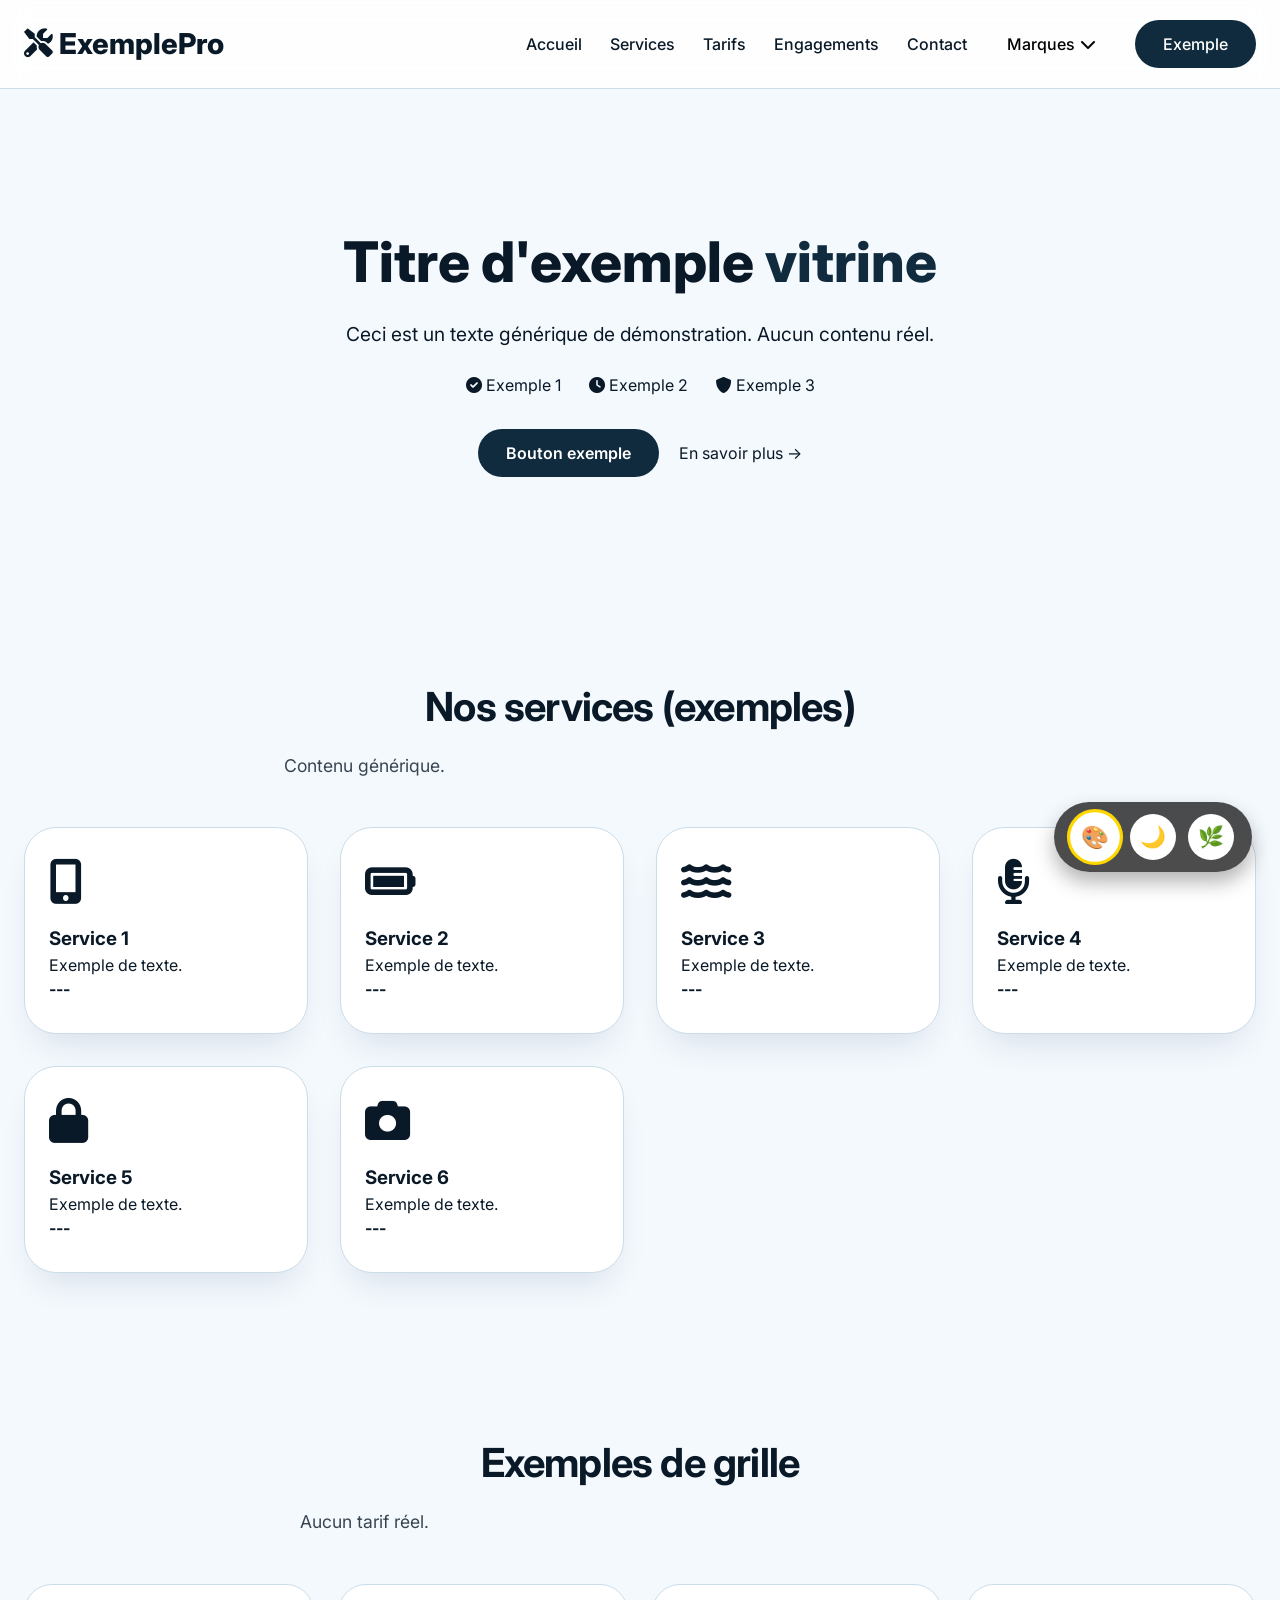
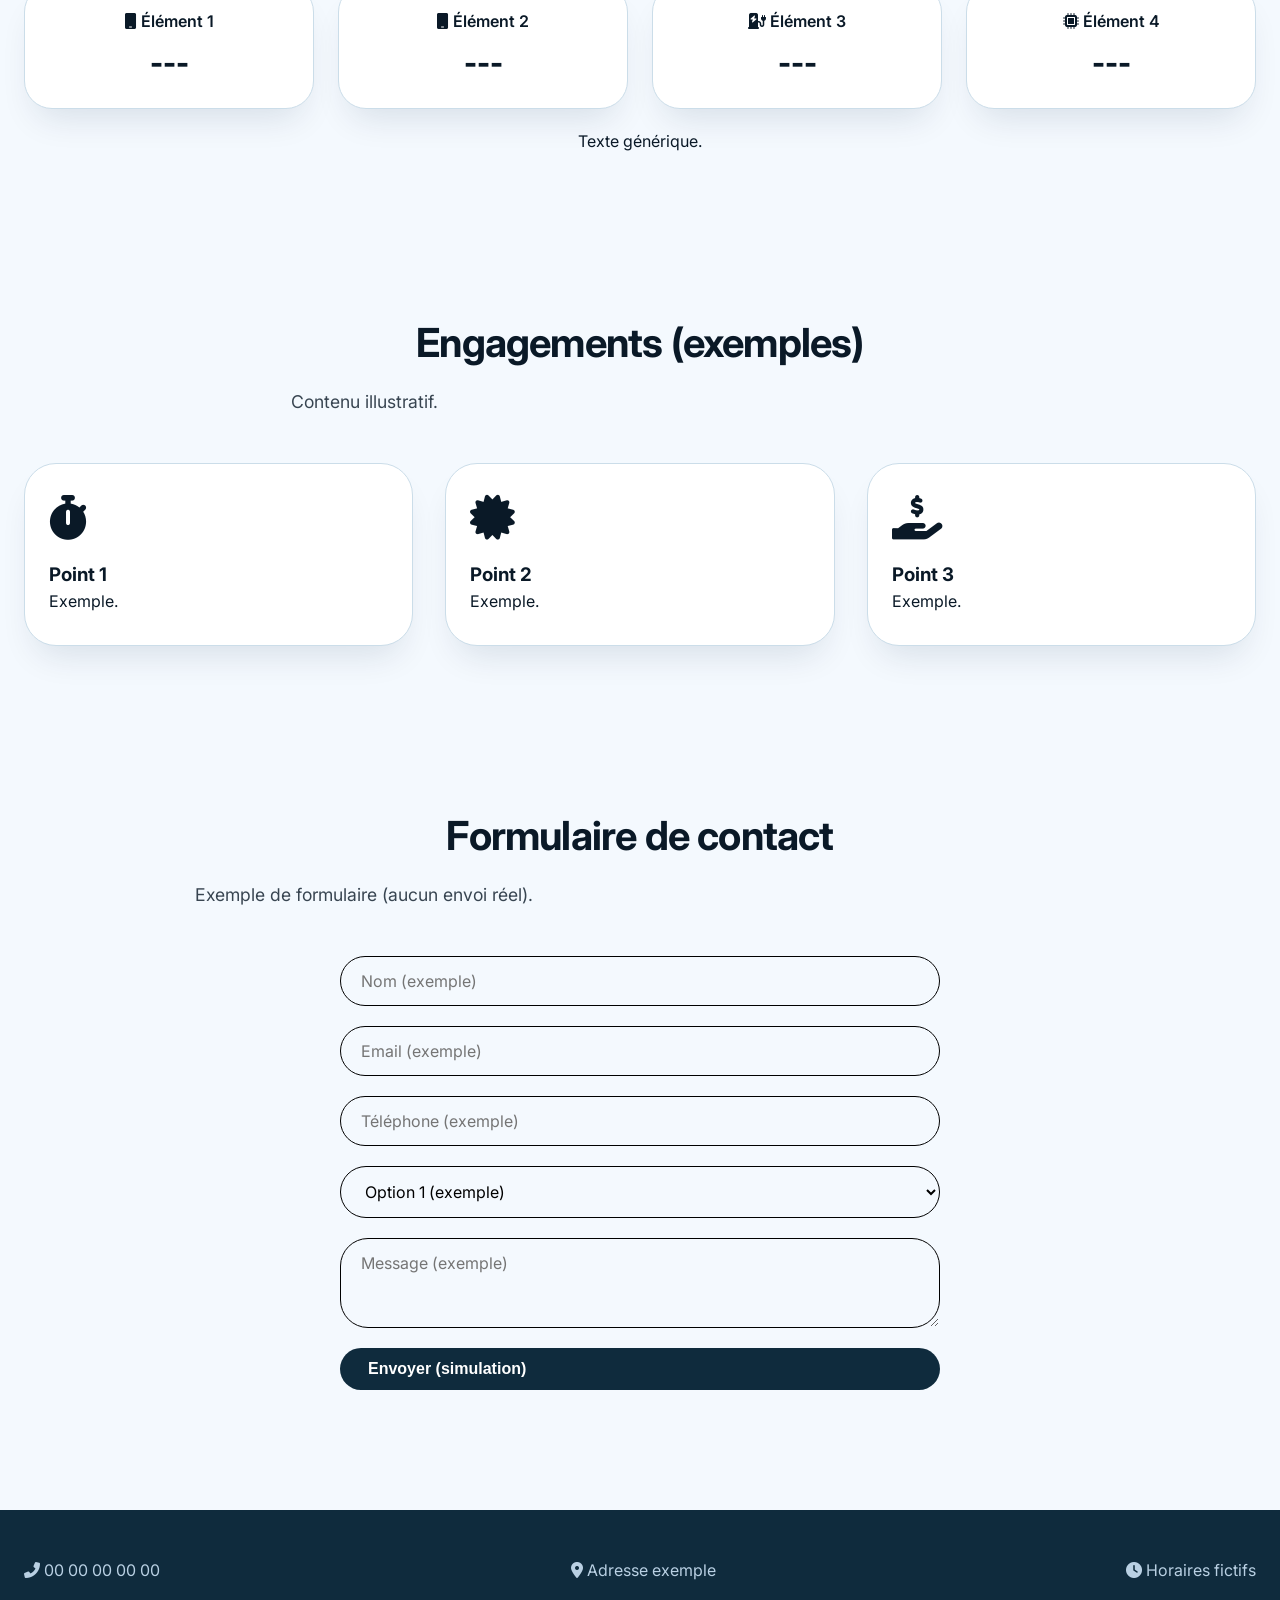
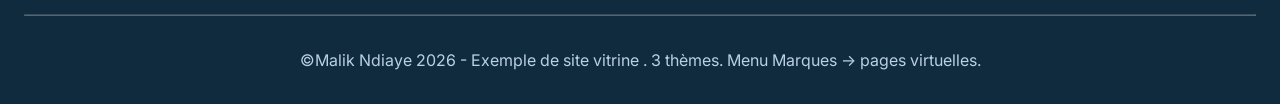
<file: index.html>
<!DOCTYPE html>
<html lang="fr">
<head>
    <meta charset="UTF-8">
    <meta name="viewport" content="width=device-width, initial-scale=1.0">
    <title>Site vitrine réparateur - Exemple avec pages virtuelles</title>
    <link rel="stylesheet" href="https://cdnjs.cloudflare.com/ajax/libs/font-awesome/6.0.0-beta3/css/all.min.css">
    <link href="https://fonts.googleapis.com/css2?family=Inter:opsz,wght@14..32,300;400;600;700;800&family=Space+Grotesk:wght@400;500;600&family=Quicksand:wght@400;500;600;700&display=swap" rel="stylesheet">
    <style>
        /* ---------- RESET & BASE ---------- */
        * {
            margin: 0;
            padding: 0;
            box-sizing: border-box;
            transition: background-color 0.25s ease, color 0.2s, border-color 0.2s, box-shadow 0.2s;
        }
        body {
            font-family: 'Inter', sans-serif;
            line-height: 1.5;
            scroll-behavior: smooth;
        }
        .container {
            max-width: 1280px;
            margin: 0 auto;
            padding: 0 24px;
        }
        section {
            padding: 80px 0;
        }
        .btn {
            display: inline-flex;
            align-items: center;
            gap: 10px;
            padding: 12px 28px;
            font-weight: 600;
            border-radius: 50px;
            text-decoration: none;
            cursor: pointer;
            border: none;
            font-size: 1rem;
            transition: all 0.3s ease;
        }
        .section-title {
            font-size: 2.5rem;
            font-weight: 700;
            margin-bottom: 16px;
            letter-spacing: -0.02em;
        }
        .section-sub {
            font-size: 1.1rem;
            max-width: 680px;
            margin-bottom: 48px;
            opacity: 0.8;
        }
        .grid-3 {
            display: grid;
            grid-template-columns: repeat(auto-fit, minmax(280px, 1fr));
            gap: 32px;
            margin-top: 20px;
        }
        .service-card, .engagement-card {
            padding: 32px 24px;
            border-radius: 32px;
            transition: transform 0.25s ease, box-shadow 0.3s;
        }
        .service-card:hover, .engagement-card:hover {
            transform: translateY(-8px);
        }
        .service-card i, .engagement-card i {
            font-size: 2.8rem;
            margin-bottom: 20px;
            display: inline-block;
        }
        .price-table {
            display: flex;
            flex-wrap: wrap;
            gap: 24px;
            justify-content: center;
            margin: 40px 0 20px;
        }
        .price-item {
            flex: 1;
            min-width: 200px;
            padding: 24px 20px;
            border-radius: 28px;
            text-align: center;
            font-weight: 600;
        }
        .price-item span {
            font-size: 1.8rem;
            font-weight: 800;
            display: block;
            margin-top: 8px;
        }
        .contact-form {
            display: flex;
            flex-direction: column;
            gap: 20px;
            max-width: 600px;
            width: 100%;
            margin: 0 auto;
        }
        .contact-form input, .contact-form select, .contact-form textarea {
            padding: 14px 20px;
            border-radius: 48px;
            border: 1px solid;
            font-family: inherit;
            font-size: 1rem;
            background: transparent;
            outline: none;
        }
        .contact-form textarea {
            border-radius: 28px;
            resize: vertical;
        }
        footer {
            padding: 48px 0 32px;
            text-align: center;
            margin-top: 40px;
        }
        .footer-infos {
            display: flex;
            justify-content: space-between;
            flex-wrap: wrap;
            gap: 24px;
            align-items: center;
        }
        hr {
            margin: 32px 0;
            opacity: 0.3;
        }
        /* navbar & dropdown */
        .navbar {
            padding: 20px 0;
            position: sticky;
            top: 0;
            z-index: 100;
            backdrop-filter: blur(12px);
        }
        .flex-between {
            display: flex;
            justify-content: space-between;
            align-items: center;
            flex-wrap: wrap;
            gap: 20px;
        }
        .logo {
            font-size: 1.8rem;
            font-weight: 800;
            cursor: pointer;
        }
        .nav-links {
            display: flex;
            gap: 28px;
            align-items: center;
            flex-wrap: wrap;
        }
        .nav-links a {
            text-decoration: none;
            font-weight: 500;
            cursor: pointer;
        }
        .dropdown {
            position: relative;
        }
        .dropbtn {
            background: none;
            border: none;
            font-family: inherit;
            font-size: 1rem;
            font-weight: 500;
            cursor: pointer;
            padding: 8px 12px;
            border-radius: 40px;
            display: flex;
            align-items: center;
            gap: 6px;
        }
        .dropdown-content {
            display: none;
            position: absolute;
            min-width: 160px;
            border-radius: 20px;
            overflow: hidden;
            backdrop-filter: blur(16px);
            z-index: 101;
            box-shadow: 0 15px 30px rgba(0,0,0,0.2);
        }
        .dropdown-content a {
            padding: 12px 20px;
            text-decoration: none;
            display: block;
            transition: 0.2s;
            cursor: pointer;
        }
        .dropdown:hover .dropdown-content {
            display: block;
        }
        .hero {
            text-align: center;
            padding: 60px 0 40px;
        }
        .hero h1 {
            font-size: 3.5rem;
            font-weight: 800;
            line-height: 1.2;
        }
        .hero p {
            font-size: 1.2rem;
            max-width: 700px;
            margin: 24px auto;
        }
        .hero-badges {
            display: flex;
            justify-content: center;
            gap: 28px;
            margin: 24px 0 32px;
            flex-wrap: wrap;
        }
        /* sélecteur de thèmes flottant */
        .theme-switcher {
            position: fixed;
            bottom: 28px;
            right: 28px;
            background: rgba(0,0,0,0.7);
            backdrop-filter: blur(12px);
            padding: 12px 18px;
            border-radius: 60px;
            display: flex;
            gap: 12px;
            z-index: 1000;
            box-shadow: 0 10px 20px rgba(0,0,0,0.3);
        }
        .theme-btn {
            background: white;
            border: none;
            width: 46px;
            height: 46px;
            border-radius: 60px;
            font-size: 1.3rem;
            cursor: pointer;
            transition: 0.1s;
        }
        .theme-btn.active {
            transform: scale(1.08);
            box-shadow: 0 0 0 3px gold;
        }
        /* Pages virtuelles : on affiche une seule page à la fois */
        .page {
            display: none;
        }
        .page.active-page {
            display: block;
        }
        @media (max-width: 780px) {
            .section-title { font-size: 2rem; }
            .hero h1 { font-size: 2.2rem; }
            .flex-between { flex-direction: column; text-align: center; }
            .nav-links { justify-content: center; }
            .footer-infos { flex-direction: column; }
            .theme-btn { width: 40px; height: 40px; }
        }
        /* ----- THÈMES (identiques aux précédents) ----- */
        body.theme-1 {
            --primary: #0f2b3d;
            --primary-light: #1c4e6f;
            --accent: #0ea5e9;
            --bg-body: #f4f9fe;
            --surface: #ffffff;
            --text-main: #0a1927;
            --border-light: #cbdde9;
            --card-shadow: 0 20px 35px -12px rgba(0, 32, 64, 0.12);
            --btn-hover: #0284c7;
            --footer-bg: #0f2b3d;
            --dropdown-bg: rgba(255,255,255,0.95);
        }
        body.theme-1 {
            background: var(--bg-body);
            color: var(--text-main);
        }
        body.theme-1 .navbar {
            background: rgba(255,255,255,0.85);
            border-bottom: 1px solid var(--border-light);
        }
        body.theme-1 .btn-primary {
            background: var(--primary);
            color: white;
        }
        body.theme-1 .btn-primary:hover {
            background: var(--btn-hover);
        }
        body.theme-1 .service-card, body.theme-1 .engagement-card, body.theme-1 .price-item {
            background: var(--surface);
            box-shadow: var(--card-shadow);
            border: 1px solid var(--border-light);
        }
        body.theme-1 .dropdown-content {
            background: var(--dropdown-bg);
            border: 1px solid var(--border-light);
        }
        body.theme-1 .dropdown-content a {
            color: var(--text-main);
        }
        body.theme-1 footer {
            background: var(--footer-bg);
            color: #b9d0e3;
        }
        body.theme-2 {
            --primary: #ff7b2c;
            --bg-body: #0b0e14;
            --surface: #161c27;
            --text-main: #f0f3f8;
            --border-light: #2a3346;
            --card-shadow: 0 20px 30px -12px rgba(0,0,0,0.6);
            --btn-hover: #ff944d;
            --footer-bg: #05070c;
            --dropdown-bg: #1e2533ee;
        }
        body.theme-2 {
            background: var(--bg-body);
            color: var(--text-main);
            font-family: 'Space Grotesk', monospace;
        }
        body.theme-2 .navbar {
            background: rgba(11,14,20,0.9);
            border-bottom: 1px solid var(--border-light);
        }
        body.theme-2 .btn-primary {
            background: var(--primary);
            color: #0b0e14;
            font-weight: 700;
            box-shadow: 0 0 6px var(--primary);
        }
        body.theme-2 .btn-primary:hover {
            background: var(--btn-hover);
            box-shadow: 0 0 12px #ff9f5f;
        }
        body.theme-2 .service-card, body.theme-2 .engagement-card, body.theme-2 .price-item {
            background: var(--surface);
            border: 1px solid #2e3a4e;
            box-shadow: 0 15px 25px rgba(0,0,0,0.5);
        }
        body.theme-2 .dropdown-content {
            background: var(--dropdown-bg);
            backdrop-filter: blur(16px);
            border: 1px solid #ff7b2c30;
        }
        body.theme-2 .dropdown-content a:hover {
            background: #ff7b2c;
            color: #0b0e14;
        }
        body.theme-2 footer {
            background: var(--footer-bg);
            border-top: 1px solid #ff7b2c30;
        }
        body.theme-3 {
            --primary: #2b6e4c;
            --bg-body: #fefae6;
            --surface: #ffffffdd;
            --text-main: #1f3d2e;
            --border-light: #cbe5cf;
            --card-shadow: 0 18px 32px -12px rgba(60,80,40,0.12);
            --btn-hover: #52b788;
            --footer-bg: #d8e2cf;
            --dropdown-bg: #fff9efe6;
        }
        body.theme-3 {
            background: var(--bg-body);
            color: var(--text-main);
            font-family: 'Quicksand', sans-serif;
        }
        body.theme-3 .navbar {
            background: #fef5e3ee;
            border-bottom: 2px solid #d0e2bf;
        }
        body.theme-3 .btn-primary {
            background: var(--primary);
            color: white;
            border-radius: 60px;
        }
        body.theme-3 .btn-primary:hover {
            background: var(--btn-hover);
            transform: translateY(-3px);
        }
        body.theme-3 .service-card, body.theme-3 .engagement-card {
            background: var(--surface);
            backdrop-filter: blur(4px);
            border-radius: 48px;
            border: 1px solid #e2f0e0;
        }
        body.theme-3 .price-item {
            background: #ecf7e9;
            border-radius: 48px;
        }
        body.theme-3 .dropdown-content {
            background: var(--dropdown-bg);
            border-radius: 32px;
            border: 1px solid #cbe5cf;
        }
        body.theme-3 footer {
            background: #e2edd9;
            color: #2c553b;
        }
    </style>
</head>
<body class="theme-1">
    <div class="theme-switcher">
        <button class="theme-btn" data-theme="theme-1" title="Élégant">🎨</button>
        <button class="theme-btn" data-theme="theme-2" title="Sombre">🌙</button>
        <button class="theme-btn" data-theme="theme-3" title="Nature">🌿</button>
    </div>

    <div class="navbar">
        <div class="container flex-between">
            <div class="logo" id="homeLink"><i class="fas fa-tools"></i> Exemple<span>Pro</span></div>
            <div class="nav-links">
                <a class="nav-page" data-page="home">Accueil</a>
                <a class="nav-page" data-page="services">Services</a>
                <a class="nav-page" data-page="prices">Tarifs</a>
                <a class="nav-page" data-page="engagements">Engagements</a>
                <a class="nav-page" data-page="contact">Contact</a>
                <div class="dropdown">
                    <button class="dropbtn">Marques <i class="fas fa-chevron-down"></i></button>
                    <div class="dropdown-content">
                        <a class="brand-link" data-brand="brand1">Marque 1</a>
                        <a class="brand-link" data-brand="brand2">Marque 2</a>
                        <a class="brand-link" data-brand="brand3">Marque 3</a>
                    </div>
                </div>
                <a href="#" class="btn-primary btn" id="demoBtn">Exemple</a>
            </div>
        </div>
    </div>

    <!-- PAGE ACCUEIL (home) -->
    <div id="page-home" class="page active-page">
        <section id="accueil">
            <div class="container hero">
                <h1>Titre d'exemple <span style="color: var(--primary);">vitrine</span></h1>
                <p>Ceci est un texte générique de démonstration. Aucun contenu réel.</p>
                <div class="hero-badges">
                    <span><i class="fas fa-check-circle"></i> Exemple 1</span>
                    <span><i class="fas fa-clock"></i> Exemple 2</span>
                    <span><i class="fas fa-shield-alt"></i> Exemple 3</span>
                </div>
                <a class="btn-primary btn nav-page" data-page="contact">Bouton exemple</a>
                <a class="nav-page" data-page="services" style="margin-left: 16px;">En savoir plus →</a>
            </div>
        </section>

        <section id="services">
            <div class="container">
                <div style="text-align: center;">
                    <div class="section-title">Nos services (exemples)</div>
                    <div class="section-sub">Contenu générique.</div>
                </div>
                <div class="grid-3">
                    <div class="service-card"><i class="fas fa-mobile-alt"></i><h3>Service 1</h3><p>Exemple de texte.</p><strong>---</strong></div>
                    <div class="service-card"><i class="fas fa-battery-full"></i><h3>Service 2</h3><p>Exemple de texte.</p><strong>---</strong></div>
                    <div class="service-card"><i class="fas fa-water"></i><h3>Service 3</h3><p>Exemple de texte.</p><strong>---</strong></div>
                    <div class="service-card"><i class="fas fa-microphone-alt"></i><h3>Service 4</h3><p>Exemple de texte.</p><strong>---</strong></div>
                    <div class="service-card"><i class="fas fa-lock"></i><h3>Service 5</h3><p>Exemple de texte.</p><strong>---</strong></div>
                    <div class="service-card"><i class="fas fa-camera"></i><h3>Service 6</h3><p>Exemple de texte.</p><strong>---</strong></div>
                </div>
            </div>
        </section>

        <section id="prices">
            <div class="container">
                <div style="text-align: center;">
                    <div class="section-title">Exemples de grille</div>
                    <div class="section-sub">Aucun tarif réel.</div>
                </div>
                <div class="price-table">
                    <div class="price-item"><i class="fas fa-mobile"></i> Élément 1 <span>---</span></div>
                    <div class="price-item"><i class="fas fa-mobile"></i> Élément 2 <span>---</span></div>
                    <div class="price-item"><i class="fas fa-charging-station"></i> Élément 3 <span>---</span></div>
                    <div class="price-item"><i class="fas fa-microchip"></i> Élément 4 <span>---</span></div>
                </div>
                <p style="text-align: center;">Texte générique.</p>
            </div>
        </section>

        <section id="engagements">
            <div class="container">
                <div style="text-align: center;">
                    <div class="section-title">Engagements (exemples)</div>
                    <div class="section-sub">Contenu illustratif.</div>
                </div>
                <div class="grid-3">
                    <div class="engagement-card"><i class="fas fa-stopwatch"></i><h3>Point 1</h3><p>Exemple.</p></div>
                    <div class="engagement-card"><i class="fas fa-certificate"></i><h3>Point 2</h3><p>Exemple.</p></div>
                    <div class="engagement-card"><i class="fas fa-hand-holding-usd"></i><h3>Point 3</h3><p>Exemple.</p></div>
                </div>
            </div>
        </section>

        <section id="contact">
            <div class="container">
                <div style="text-align: center;">
                    <div class="section-title">Formulaire de contact</div>
                    <div class="section-sub">Exemple de formulaire (aucun envoi réel).</div>
                </div>
                <div style="display: flex; justify-content: center;">
                    <form class="contact-form" id="demoForm">
                        <input type="text" placeholder="Nom (exemple)" required>
                        <input type="email" placeholder="Email (exemple)" required>
                        <input type="tel" placeholder="Téléphone (exemple)">
                        <select>
                            <option>Option 1 (exemple)</option>
                            <option>Option 2 (exemple)</option>
                            <option>Option 3 (exemple)</option>
                        </select>
                        <textarea rows="3" placeholder="Message (exemple)"></textarea>
                        <button type="submit" class="btn btn-primary">Envoyer (simulation)</button>
                    </form>
                </div>
            </div>
        </section>
    </div>

    <!-- PAGE MARQUE 1 -->
    <div id="page-brand1" class="page">
        <section style="min-height: 60vh;">
            <div class="container">
                <div class="hero" style="padding: 40px 0;">
                    <h1>Page dédiée à <span style="color: var(--primary);">Marque 1</span></h1>
                    <p>Exemple de contenu pour la marque 1. Aucune information réelle.</p>
                    <button class="btn btn-primary nav-page" data-page="home">← Retour à l'accueil</button>
                </div>
                <div class="section-title">À propos de Marque 1 (exemple)</div>
                <p>Exemple de texte.</p>
                <p>Exemple de texte.</p>
            </div>
        </section>
    </div>

    <!-- PAGE MARQUE 2 -->
    <div id="page-brand2" class="page">
        <section style="min-height: 60vh;">
            <div class="container">
                <div class="hero" style="padding: 40px 0;">
                    <h1>Page dédiée à <span style="color: var(--primary);">Marque 2</span></h1>
                    <p>Exemple de contenu pour la marque 2.</p>
                    <button class="btn btn-primary nav-page" data-page="home">← Retour à l'accueil</button>
                </div>
                <div class="section-title">À propos de Marque 2 (exemple)</div>
                <p>Exemple de texte.</p>
                <p>Exemple de texte.</p>
            </div>
        </section>
    </div>

    <!-- PAGE MARQUE 3 -->
    <div id="page-brand3" class="page">
        <section style="min-height: 60vh;">
            <div class="container">
                <div class="hero" style="padding: 40px 0;">
                    <h1>Page dédiée à <span style="color: var(--primary);">Marque 3</span></h1>
                    <p>Exemple de contenu pour la marque 3.</p>
                    <button class="btn btn-primary nav-page" data-page="home">← Retour à l'accueil</button>
                </div>
                <div class="section-title">À propos de Marque 3 (exemple)</div>
                <p>Exemple de texte.</p>
                <p>Exemple de texte.</p>
            </div>
        </section>
    </div>

    <footer>
        <div class="container">
            <div class="footer-infos">
                <div><i class="fas fa-phone-alt"></i> 00 00 00 00 00</div>
                <div><i class="fas fa-map-marker-alt"></i> Adresse exemple</div>
                <div><i class="fas fa-clock"></i> Horaires fictifs</div>
            </div>
            <hr>
            <p>©Malik Ndiaye 2026 - Exemple de site vitrine . 3 thèmes. Menu Marques → pages virtuelles.</p>
        </div>
    </footer>

    <script>
        (function() {
            // Gestion des thèmes
            const body = document.body;
            const themeBtns = document.querySelectorAll('.theme-btn');
            function setTheme(themeName) {
                body.classList.remove('theme-1', 'theme-2', 'theme-3');
                body.classList.add(themeName);
                localStorage.setItem('demoTheme', themeName);
                themeBtns.forEach(btn => {
                    if (btn.getAttribute('data-theme') === themeName) btn.classList.add('active');
                    else btn.classList.remove('active');
                });
            }
            themeBtns.forEach(btn => btn.addEventListener('click', () => {
                const theme = btn.getAttribute('data-theme');
                if (theme) setTheme(theme);
            }));
            const savedTheme = localStorage.getItem('demoTheme');
            if (savedTheme && ['theme-1','theme-2','theme-3'].includes(savedTheme)) setTheme(savedTheme);
            else setTheme('theme-1');

            // Gestion des pages virtuelles
            const pages = {
                home: document.getElementById('page-home'),
                brand1: document.getElementById('page-brand1'),
                brand2: document.getElementById('page-brand2'),
                brand3: document.getElementById('page-brand3')
            };
            function showPage(pageId) {
                Object.values(pages).forEach(page => { if (page) page.classList.remove('active-page'); });
                if (pages[pageId]) pages[pageId].classList.add('active-page');
                history.pushState({ page: pageId }, '', `#${pageId}`);
            }

            // Navigation classique
            document.querySelectorAll('.nav-page').forEach(link => {
                link.addEventListener('click', (e) => {
                    e.preventDefault();
                    const page = link.getAttribute('data-page');
                    if (page && pages[page]) {
                        showPage(page);
                        if (page === 'home') {
                            const hash = link.getAttribute('href');
                            if (hash && hash.startsWith('#')) {
                                const targetId = hash.substring(1);
                                const targetEl = document.getElementById(targetId);
                                if (targetEl) setTimeout(() => targetEl.scrollIntoView({ behavior: 'smooth' }), 100);
                            }
                        }
                    } else if (page === 'services' || page === 'prices' || page === 'engagements' || page === 'contact') {
                        if (pages.home.classList.contains('active-page')) {
                            const targetId = page === 'prices' ? 'prices' : page;
                            const targetEl = document.getElementById(targetId);
                            if (targetEl) targetEl.scrollIntoView({ behavior: 'smooth' });
                        } else {
                            showPage('home');
                            setTimeout(() => {
                                const targetId = page === 'prices' ? 'prices' : page;
                                const targetEl = document.getElementById(targetId);
                                if (targetEl) targetEl.scrollIntoView({ behavior: 'smooth' });
                            }, 100);
                        }
                    }
                });
            });

            // Clic sur les marques
            document.querySelectorAll('.brand-link').forEach(link => {
                link.addEventListener('click', (e) => {
                    e.preventDefault();
                    const brand = link.getAttribute('data-brand');
                    if (brand === 'brand1') showPage('brand1');
                    else if (brand === 'brand2') showPage('brand2');
                    else if (brand === 'brand3') showPage('brand3');
                });
            });

            document.getElementById('homeLink')?.addEventListener('click', () => showPage('home'));

            const form = document.getElementById('demoForm');
            if (form) {
                form.addEventListener('submit', (e) => {
                    e.preventDefault();
                    alert("Formulaire de démonstration – aucun message n'est envoyé.");
                    form.reset();
                });
            }

            document.getElementById('demoBtn')?.addEventListener('click', (e) => {
                e.preventDefault();
                alert("Bouton exemple – aucune action réelle.");
            });

            window.addEventListener('popstate', (event) => {
                if (event.state && event.state.page) showPage(event.state.page);
                else showPage('home');
            });

            const initialHash = window.location.hash.substring(1);
            if (initialHash === 'brand1') showPage('brand1');
            else if (initialHash === 'brand2') showPage('brand2');
            else if (initialHash === 'brand3') showPage('brand3');
            else showPage('home');
        })();
    </script>
</body>
</html>
</file>
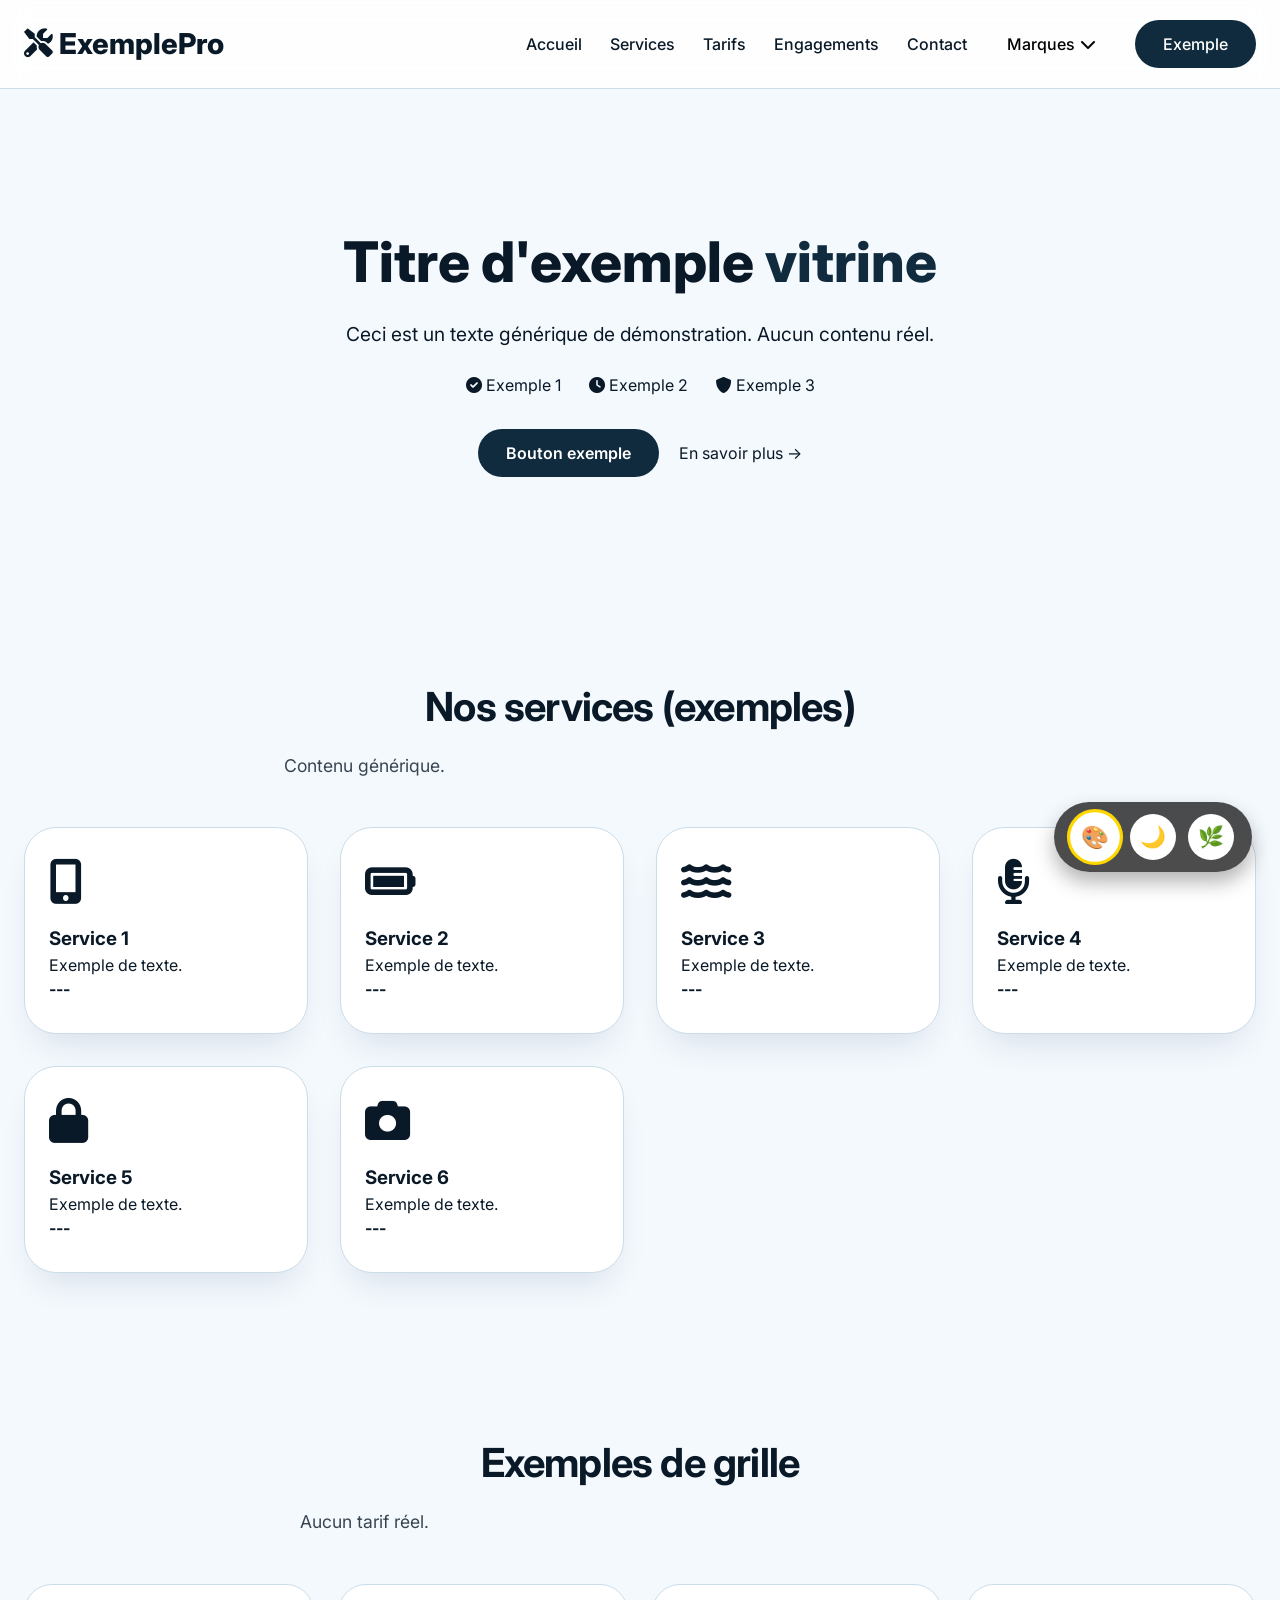
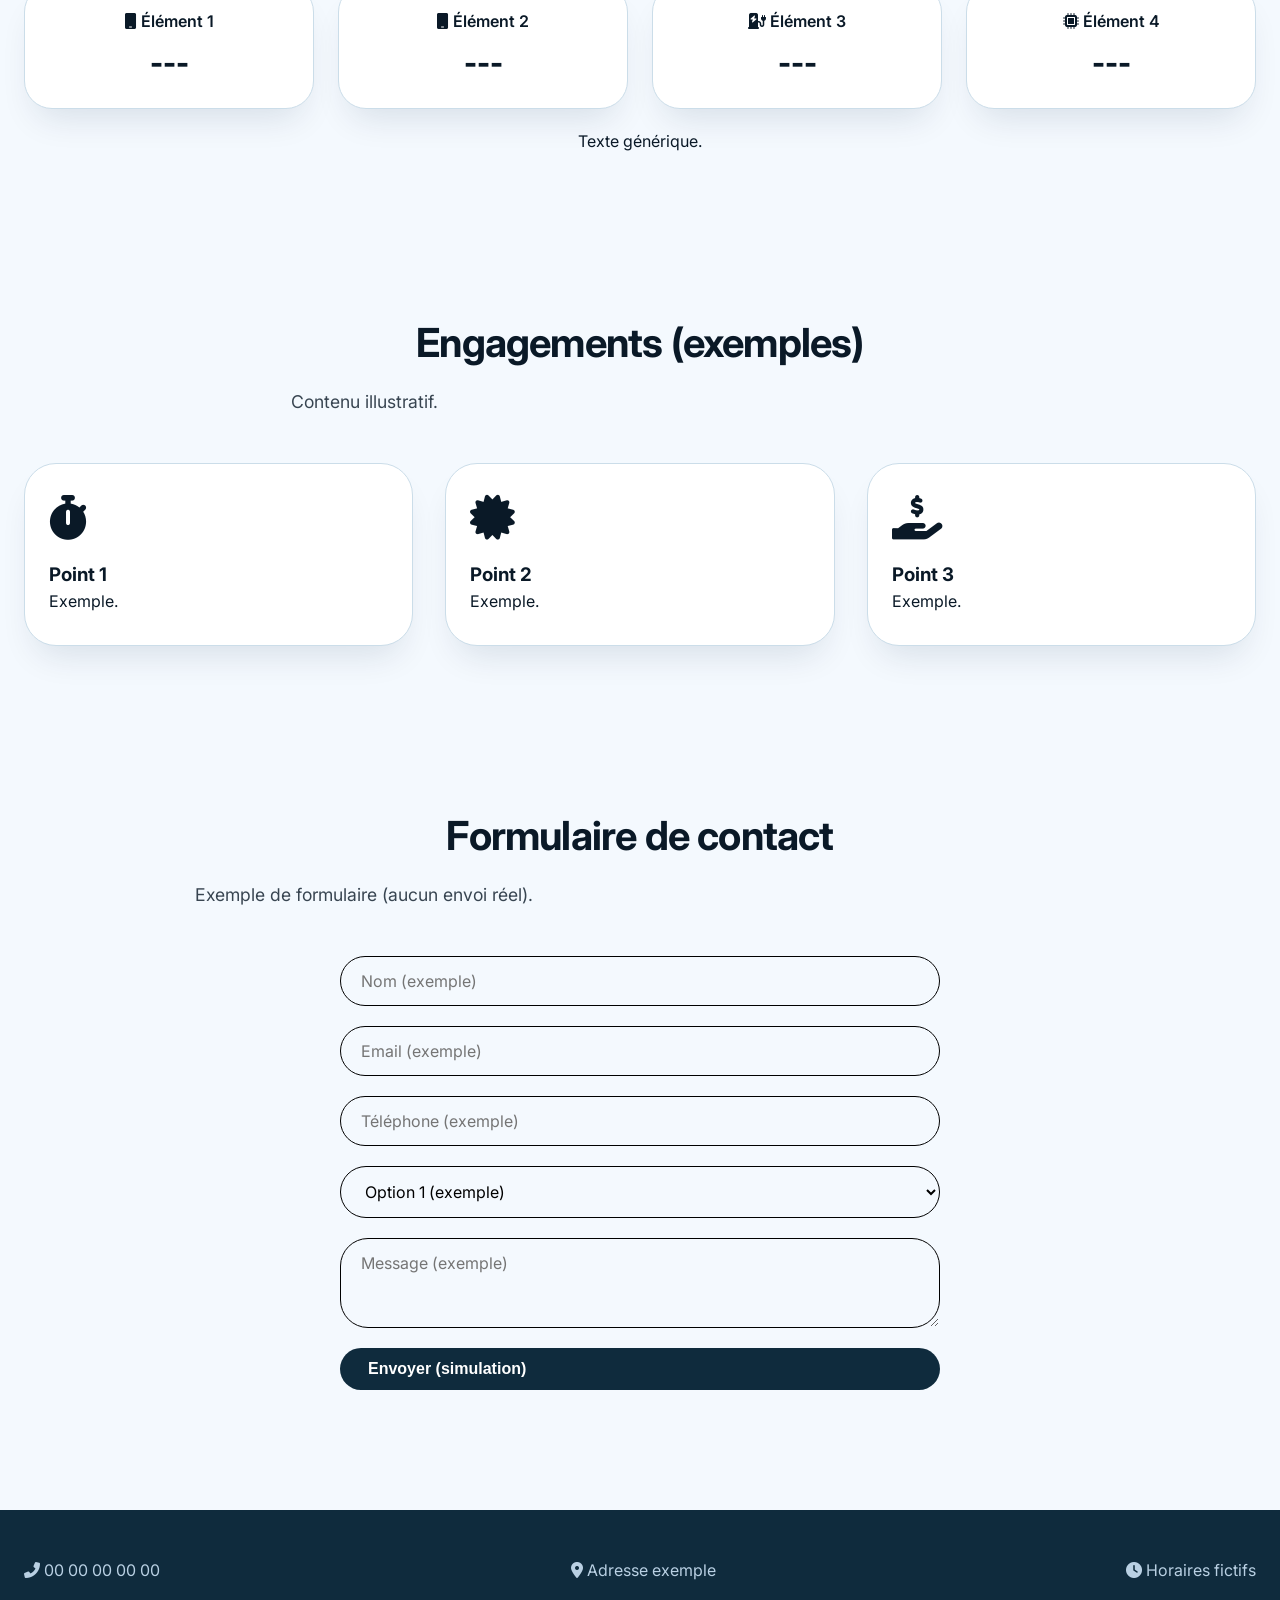
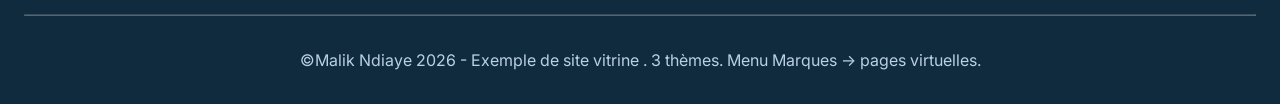
<file: siteexemple.html.html>
<!DOCTYPE html>
<html lang="fr">
<head>
    <meta charset="UTF-8">
    <meta name="viewport" content="width=device-width, initial-scale=1.0">
    <title>Site vitrine réparateur - Exemple avec pages virtuelles</title>
    <link rel="stylesheet" href="https://cdnjs.cloudflare.com/ajax/libs/font-awesome/6.0.0-beta3/css/all.min.css">
    <link href="https://fonts.googleapis.com/css2?family=Inter:opsz,wght@14..32,300;400;600;700;800&family=Space+Grotesk:wght@400;500;600&family=Quicksand:wght@400;500;600;700&display=swap" rel="stylesheet">
    <style>
        /* ---------- RESET & BASE ---------- */
        * {
            margin: 0;
            padding: 0;
            box-sizing: border-box;
            transition: background-color 0.25s ease, color 0.2s, border-color 0.2s, box-shadow 0.2s;
        }
        body {
            font-family: 'Inter', sans-serif;
            line-height: 1.5;
            scroll-behavior: smooth;
        }
        .container {
            max-width: 1280px;
            margin: 0 auto;
            padding: 0 24px;
        }
        section {
            padding: 80px 0;
        }
        .btn {
            display: inline-flex;
            align-items: center;
            gap: 10px;
            padding: 12px 28px;
            font-weight: 600;
            border-radius: 50px;
            text-decoration: none;
            cursor: pointer;
            border: none;
            font-size: 1rem;
            transition: all 0.3s ease;
        }
        .section-title {
            font-size: 2.5rem;
            font-weight: 700;
            margin-bottom: 16px;
            letter-spacing: -0.02em;
        }
        .section-sub {
            font-size: 1.1rem;
            max-width: 680px;
            margin-bottom: 48px;
            opacity: 0.8;
        }
        .grid-3 {
            display: grid;
            grid-template-columns: repeat(auto-fit, minmax(280px, 1fr));
            gap: 32px;
            margin-top: 20px;
        }
        .service-card, .engagement-card {
            padding: 32px 24px;
            border-radius: 32px;
            transition: transform 0.25s ease, box-shadow 0.3s;
        }
        .service-card:hover, .engagement-card:hover {
            transform: translateY(-8px);
        }
        .service-card i, .engagement-card i {
            font-size: 2.8rem;
            margin-bottom: 20px;
            display: inline-block;
        }
        .price-table {
            display: flex;
            flex-wrap: wrap;
            gap: 24px;
            justify-content: center;
            margin: 40px 0 20px;
        }
        .price-item {
            flex: 1;
            min-width: 200px;
            padding: 24px 20px;
            border-radius: 28px;
            text-align: center;
            font-weight: 600;
        }
        .price-item span {
            font-size: 1.8rem;
            font-weight: 800;
            display: block;
            margin-top: 8px;
        }
        .contact-form {
            display: flex;
            flex-direction: column;
            gap: 20px;
            max-width: 600px;
            width: 100%;
            margin: 0 auto;
        }
        .contact-form input, .contact-form select, .contact-form textarea {
            padding: 14px 20px;
            border-radius: 48px;
            border: 1px solid;
            font-family: inherit;
            font-size: 1rem;
            background: transparent;
            outline: none;
        }
        .contact-form textarea {
            border-radius: 28px;
            resize: vertical;
        }
        footer {
            padding: 48px 0 32px;
            text-align: center;
            margin-top: 40px;
        }
        .footer-infos {
            display: flex;
            justify-content: space-between;
            flex-wrap: wrap;
            gap: 24px;
            align-items: center;
        }
        hr {
            margin: 32px 0;
            opacity: 0.3;
        }
        /* navbar & dropdown */
        .navbar {
            padding: 20px 0;
            position: sticky;
            top: 0;
            z-index: 100;
            backdrop-filter: blur(12px);
        }
        .flex-between {
            display: flex;
            justify-content: space-between;
            align-items: center;
            flex-wrap: wrap;
            gap: 20px;
        }
        .logo {
            font-size: 1.8rem;
            font-weight: 800;
            cursor: pointer;
        }
        .nav-links {
            display: flex;
            gap: 28px;
            align-items: center;
            flex-wrap: wrap;
        }
        .nav-links a {
            text-decoration: none;
            font-weight: 500;
            cursor: pointer;
        }
        .dropdown {
            position: relative;
        }
        .dropbtn {
            background: none;
            border: none;
            font-family: inherit;
            font-size: 1rem;
            font-weight: 500;
            cursor: pointer;
            padding: 8px 12px;
            border-radius: 40px;
            display: flex;
            align-items: center;
            gap: 6px;
        }
        .dropdown-content {
            display: none;
            position: absolute;
            min-width: 160px;
            border-radius: 20px;
            overflow: hidden;
            backdrop-filter: blur(16px);
            z-index: 101;
            box-shadow: 0 15px 30px rgba(0,0,0,0.2);
        }
        .dropdown-content a {
            padding: 12px 20px;
            text-decoration: none;
            display: block;
            transition: 0.2s;
            cursor: pointer;
        }
        .dropdown:hover .dropdown-content {
            display: block;
        }
        .hero {
            text-align: center;
            padding: 60px 0 40px;
        }
        .hero h1 {
            font-size: 3.5rem;
            font-weight: 800;
            line-height: 1.2;
        }
        .hero p {
            font-size: 1.2rem;
            max-width: 700px;
            margin: 24px auto;
        }
        .hero-badges {
            display: flex;
            justify-content: center;
            gap: 28px;
            margin: 24px 0 32px;
            flex-wrap: wrap;
        }
        /* sélecteur de thèmes flottant */
        .theme-switcher {
            position: fixed;
            bottom: 28px;
            right: 28px;
            background: rgba(0,0,0,0.7);
            backdrop-filter: blur(12px);
            padding: 12px 18px;
            border-radius: 60px;
            display: flex;
            gap: 12px;
            z-index: 1000;
            box-shadow: 0 10px 20px rgba(0,0,0,0.3);
        }
        .theme-btn {
            background: white;
            border: none;
            width: 46px;
            height: 46px;
            border-radius: 60px;
            font-size: 1.3rem;
            cursor: pointer;
            transition: 0.1s;
        }
        .theme-btn.active {
            transform: scale(1.08);
            box-shadow: 0 0 0 3px gold;
        }
        /* Pages virtuelles : on affiche une seule page à la fois */
        .page {
            display: none;
        }
        .page.active-page {
            display: block;
        }
        @media (max-width: 780px) {
            .section-title { font-size: 2rem; }
            .hero h1 { font-size: 2.2rem; }
            .flex-between { flex-direction: column; text-align: center; }
            .nav-links { justify-content: center; }
            .footer-infos { flex-direction: column; }
            .theme-btn { width: 40px; height: 40px; }
        }
        /* ----- THÈMES (identiques aux précédents) ----- */
        body.theme-1 {
            --primary: #0f2b3d;
            --primary-light: #1c4e6f;
            --accent: #0ea5e9;
            --bg-body: #f4f9fe;
            --surface: #ffffff;
            --text-main: #0a1927;
            --border-light: #cbdde9;
            --card-shadow: 0 20px 35px -12px rgba(0, 32, 64, 0.12);
            --btn-hover: #0284c7;
            --footer-bg: #0f2b3d;
            --dropdown-bg: rgba(255,255,255,0.95);
        }
        body.theme-1 {
            background: var(--bg-body);
            color: var(--text-main);
        }
        body.theme-1 .navbar {
            background: rgba(255,255,255,0.85);
            border-bottom: 1px solid var(--border-light);
        }
        body.theme-1 .btn-primary {
            background: var(--primary);
            color: white;
        }
        body.theme-1 .btn-primary:hover {
            background: var(--btn-hover);
        }
        body.theme-1 .service-card, body.theme-1 .engagement-card, body.theme-1 .price-item {
            background: var(--surface);
            box-shadow: var(--card-shadow);
            border: 1px solid var(--border-light);
        }
        body.theme-1 .dropdown-content {
            background: var(--dropdown-bg);
            border: 1px solid var(--border-light);
        }
        body.theme-1 .dropdown-content a {
            color: var(--text-main);
        }
        body.theme-1 footer {
            background: var(--footer-bg);
            color: #b9d0e3;
        }
        body.theme-2 {
            --primary: #ff7b2c;
            --bg-body: #0b0e14;
            --surface: #161c27;
            --text-main: #f0f3f8;
            --border-light: #2a3346;
            --card-shadow: 0 20px 30px -12px rgba(0,0,0,0.6);
            --btn-hover: #ff944d;
            --footer-bg: #05070c;
            --dropdown-bg: #1e2533ee;
        }
        body.theme-2 {
            background: var(--bg-body);
            color: var(--text-main);
            font-family: 'Space Grotesk', monospace;
        }
        body.theme-2 .navbar {
            background: rgba(11,14,20,0.9);
            border-bottom: 1px solid var(--border-light);
        }
        body.theme-2 .btn-primary {
            background: var(--primary);
            color: #0b0e14;
            font-weight: 700;
            box-shadow: 0 0 6px var(--primary);
        }
        body.theme-2 .btn-primary:hover {
            background: var(--btn-hover);
            box-shadow: 0 0 12px #ff9f5f;
        }
        body.theme-2 .service-card, body.theme-2 .engagement-card, body.theme-2 .price-item {
            background: var(--surface);
            border: 1px solid #2e3a4e;
            box-shadow: 0 15px 25px rgba(0,0,0,0.5);
        }
        body.theme-2 .dropdown-content {
            background: var(--dropdown-bg);
            backdrop-filter: blur(16px);
            border: 1px solid #ff7b2c30;
        }
        body.theme-2 .dropdown-content a:hover {
            background: #ff7b2c;
            color: #0b0e14;
        }
        body.theme-2 footer {
            background: var(--footer-bg);
            border-top: 1px solid #ff7b2c30;
        }
        body.theme-3 {
            --primary: #2b6e4c;
            --bg-body: #fefae6;
            --surface: #ffffffdd;
            --text-main: #1f3d2e;
            --border-light: #cbe5cf;
            --card-shadow: 0 18px 32px -12px rgba(60,80,40,0.12);
            --btn-hover: #52b788;
            --footer-bg: #d8e2cf;
            --dropdown-bg: #fff9efe6;
        }
        body.theme-3 {
            background: var(--bg-body);
            color: var(--text-main);
            font-family: 'Quicksand', sans-serif;
        }
        body.theme-3 .navbar {
            background: #fef5e3ee;
            border-bottom: 2px solid #d0e2bf;
        }
        body.theme-3 .btn-primary {
            background: var(--primary);
            color: white;
            border-radius: 60px;
        }
        body.theme-3 .btn-primary:hover {
            background: var(--btn-hover);
            transform: translateY(-3px);
        }
        body.theme-3 .service-card, body.theme-3 .engagement-card {
            background: var(--surface);
            backdrop-filter: blur(4px);
            border-radius: 48px;
            border: 1px solid #e2f0e0;
        }
        body.theme-3 .price-item {
            background: #ecf7e9;
            border-radius: 48px;
        }
        body.theme-3 .dropdown-content {
            background: var(--dropdown-bg);
            border-radius: 32px;
            border: 1px solid #cbe5cf;
        }
        body.theme-3 footer {
            background: #e2edd9;
            color: #2c553b;
        }
    </style>
</head>
<body class="theme-1">
    <div class="theme-switcher">
        <button class="theme-btn" data-theme="theme-1" title="Élégant">🎨</button>
        <button class="theme-btn" data-theme="theme-2" title="Sombre">🌙</button>
        <button class="theme-btn" data-theme="theme-3" title="Nature">🌿</button>
    </div>

    <div class="navbar">
        <div class="container flex-between">
            <div class="logo" id="homeLink"><i class="fas fa-tools"></i> Exemple<span>Pro</span></div>
            <div class="nav-links">
                <a class="nav-page" data-page="home">Accueil</a>
                <a class="nav-page" data-page="services">Services</a>
                <a class="nav-page" data-page="prices">Tarifs</a>
                <a class="nav-page" data-page="engagements">Engagements</a>
                <a class="nav-page" data-page="contact">Contact</a>
                <div class="dropdown">
                    <button class="dropbtn">Marques <i class="fas fa-chevron-down"></i></button>
                    <div class="dropdown-content">
                        <a class="brand-link" data-brand="brand1">Marque 1</a>
                        <a class="brand-link" data-brand="brand2">Marque 2</a>
                        <a class="brand-link" data-brand="brand3">Marque 3</a>
                    </div>
                </div>
                <a href="#" class="btn-primary btn" id="demoBtn">Exemple</a>
            </div>
        </div>
    </div>

    <!-- PAGE ACCUEIL (home) -->
    <div id="page-home" class="page active-page">
        <section id="accueil">
            <div class="container hero">
                <h1>Titre d'exemple <span style="color: var(--primary);">vitrine</span></h1>
                <p>Ceci est un texte générique de démonstration. Aucun contenu réel.</p>
                <div class="hero-badges">
                    <span><i class="fas fa-check-circle"></i> Exemple 1</span>
                    <span><i class="fas fa-clock"></i> Exemple 2</span>
                    <span><i class="fas fa-shield-alt"></i> Exemple 3</span>
                </div>
                <a class="btn-primary btn nav-page" data-page="contact">Bouton exemple</a>
                <a class="nav-page" data-page="services" style="margin-left: 16px;">En savoir plus →</a>
            </div>
        </section>

        <section id="services">
            <div class="container">
                <div style="text-align: center;">
                    <div class="section-title">Nos services (exemples)</div>
                    <div class="section-sub">Contenu générique.</div>
                </div>
                <div class="grid-3">
                    <div class="service-card"><i class="fas fa-mobile-alt"></i><h3>Service 1</h3><p>Exemple de texte.</p><strong>---</strong></div>
                    <div class="service-card"><i class="fas fa-battery-full"></i><h3>Service 2</h3><p>Exemple de texte.</p><strong>---</strong></div>
                    <div class="service-card"><i class="fas fa-water"></i><h3>Service 3</h3><p>Exemple de texte.</p><strong>---</strong></div>
                    <div class="service-card"><i class="fas fa-microphone-alt"></i><h3>Service 4</h3><p>Exemple de texte.</p><strong>---</strong></div>
                    <div class="service-card"><i class="fas fa-lock"></i><h3>Service 5</h3><p>Exemple de texte.</p><strong>---</strong></div>
                    <div class="service-card"><i class="fas fa-camera"></i><h3>Service 6</h3><p>Exemple de texte.</p><strong>---</strong></div>
                </div>
            </div>
        </section>

        <section id="prices">
            <div class="container">
                <div style="text-align: center;">
                    <div class="section-title">Exemples de grille</div>
                    <div class="section-sub">Aucun tarif réel.</div>
                </div>
                <div class="price-table">
                    <div class="price-item"><i class="fas fa-mobile"></i> Élément 1 <span>---</span></div>
                    <div class="price-item"><i class="fas fa-mobile"></i> Élément 2 <span>---</span></div>
                    <div class="price-item"><i class="fas fa-charging-station"></i> Élément 3 <span>---</span></div>
                    <div class="price-item"><i class="fas fa-microchip"></i> Élément 4 <span>---</span></div>
                </div>
                <p style="text-align: center;">Texte générique.</p>
            </div>
        </section>

        <section id="engagements">
            <div class="container">
                <div style="text-align: center;">
                    <div class="section-title">Engagements (exemples)</div>
                    <div class="section-sub">Contenu illustratif.</div>
                </div>
                <div class="grid-3">
                    <div class="engagement-card"><i class="fas fa-stopwatch"></i><h3>Point 1</h3><p>Exemple.</p></div>
                    <div class="engagement-card"><i class="fas fa-certificate"></i><h3>Point 2</h3><p>Exemple.</p></div>
                    <div class="engagement-card"><i class="fas fa-hand-holding-usd"></i><h3>Point 3</h3><p>Exemple.</p></div>
                </div>
            </div>
        </section>

        <section id="contact">
            <div class="container">
                <div style="text-align: center;">
                    <div class="section-title">Formulaire de contact</div>
                    <div class="section-sub">Exemple de formulaire (aucun envoi réel).</div>
                </div>
                <div style="display: flex; justify-content: center;">
                    <form class="contact-form" id="demoForm">
                        <input type="text" placeholder="Nom (exemple)" required>
                        <input type="email" placeholder="Email (exemple)" required>
                        <input type="tel" placeholder="Téléphone (exemple)">
                        <select>
                            <option>Option 1 (exemple)</option>
                            <option>Option 2 (exemple)</option>
                            <option>Option 3 (exemple)</option>
                        </select>
                        <textarea rows="3" placeholder="Message (exemple)"></textarea>
                        <button type="submit" class="btn btn-primary">Envoyer (simulation)</button>
                    </form>
                </div>
            </div>
        </section>
    </div>

    <!-- PAGE MARQUE 1 -->
    <div id="page-brand1" class="page">
        <section style="min-height: 60vh;">
            <div class="container">
                <div class="hero" style="padding: 40px 0;">
                    <h1>Page dédiée à <span style="color: var(--primary);">Marque 1</span></h1>
                    <p>Exemple de contenu pour la marque 1. Aucune information réelle.</p>
                    <button class="btn btn-primary nav-page" data-page="home">← Retour à l'accueil</button>
                </div>
                <div class="section-title">À propos de Marque 1 (exemple)</div>
                <p>Exemple de texte.</p>
                <p>Exemple de texte.</p>
            </div>
        </section>
    </div>

    <!-- PAGE MARQUE 2 -->
    <div id="page-brand2" class="page">
        <section style="min-height: 60vh;">
            <div class="container">
                <div class="hero" style="padding: 40px 0;">
                    <h1>Page dédiée à <span style="color: var(--primary);">Marque 2</span></h1>
                    <p>Exemple de contenu pour la marque 2.</p>
                    <button class="btn btn-primary nav-page" data-page="home">← Retour à l'accueil</button>
                </div>
                <div class="section-title">À propos de Marque 2 (exemple)</div>
                <p>Exemple de texte.</p>
                <p>Exemple de texte.</p>
            </div>
        </section>
    </div>

    <!-- PAGE MARQUE 3 -->
    <div id="page-brand3" class="page">
        <section style="min-height: 60vh;">
            <div class="container">
                <div class="hero" style="padding: 40px 0;">
                    <h1>Page dédiée à <span style="color: var(--primary);">Marque 3</span></h1>
                    <p>Exemple de contenu pour la marque 3.</p>
                    <button class="btn btn-primary nav-page" data-page="home">← Retour à l'accueil</button>
                </div>
                <div class="section-title">À propos de Marque 3 (exemple)</div>
                <p>Exemple de texte.</p>
                <p>Exemple de texte.</p>
            </div>
        </section>
    </div>

    <footer>
        <div class="container">
            <div class="footer-infos">
                <div><i class="fas fa-phone-alt"></i> 00 00 00 00 00</div>
                <div><i class="fas fa-map-marker-alt"></i> Adresse exemple</div>
                <div><i class="fas fa-clock"></i> Horaires fictifs</div>
            </div>
            <hr>
            <p>©Malik Ndiaye 2026 - Exemple de site vitrine . 3 thèmes. Menu Marques → pages virtuelles.</p>
        </div>
    </footer>

    <script>
        (function() {
            // Gestion des thèmes
            const body = document.body;
            const themeBtns = document.querySelectorAll('.theme-btn');
            function setTheme(themeName) {
                body.classList.remove('theme-1', 'theme-2', 'theme-3');
                body.classList.add(themeName);
                localStorage.setItem('demoTheme', themeName);
                themeBtns.forEach(btn => {
                    if (btn.getAttribute('data-theme') === themeName) btn.classList.add('active');
                    else btn.classList.remove('active');
                });
            }
            themeBtns.forEach(btn => btn.addEventListener('click', () => {
                const theme = btn.getAttribute('data-theme');
                if (theme) setTheme(theme);
            }));
            const savedTheme = localStorage.getItem('demoTheme');
            if (savedTheme && ['theme-1','theme-2','theme-3'].includes(savedTheme)) setTheme(savedTheme);
            else setTheme('theme-1');

            // Gestion des pages virtuelles
            const pages = {
                home: document.getElementById('page-home'),
                brand1: document.getElementById('page-brand1'),
                brand2: document.getElementById('page-brand2'),
                brand3: document.getElementById('page-brand3')
            };
            function showPage(pageId) {
                Object.values(pages).forEach(page => { if (page) page.classList.remove('active-page'); });
                if (pages[pageId]) pages[pageId].classList.add('active-page');
                history.pushState({ page: pageId }, '', `#${pageId}`);
            }

            // Navigation classique
            document.querySelectorAll('.nav-page').forEach(link => {
                link.addEventListener('click', (e) => {
                    e.preventDefault();
                    const page = link.getAttribute('data-page');
                    if (page && pages[page]) {
                        showPage(page);
                        if (page === 'home') {
                            const hash = link.getAttribute('href');
                            if (hash && hash.startsWith('#')) {
                                const targetId = hash.substring(1);
                                const targetEl = document.getElementById(targetId);
                                if (targetEl) setTimeout(() => targetEl.scrollIntoView({ behavior: 'smooth' }), 100);
                            }
                        }
                    } else if (page === 'services' || page === 'prices' || page === 'engagements' || page === 'contact') {
                        if (pages.home.classList.contains('active-page')) {
                            const targetId = page === 'prices' ? 'prices' : page;
                            const targetEl = document.getElementById(targetId);
                            if (targetEl) targetEl.scrollIntoView({ behavior: 'smooth' });
                        } else {
                            showPage('home');
                            setTimeout(() => {
                                const targetId = page === 'prices' ? 'prices' : page;
                                const targetEl = document.getElementById(targetId);
                                if (targetEl) targetEl.scrollIntoView({ behavior: 'smooth' });
                            }, 100);
                        }
                    }
                });
            });

            // Clic sur les marques
            document.querySelectorAll('.brand-link').forEach(link => {
                link.addEventListener('click', (e) => {
                    e.preventDefault();
                    const brand = link.getAttribute('data-brand');
                    if (brand === 'brand1') showPage('brand1');
                    else if (brand === 'brand2') showPage('brand2');
                    else if (brand === 'brand3') showPage('brand3');
                });
            });

            document.getElementById('homeLink')?.addEventListener('click', () => showPage('home'));

            const form = document.getElementById('demoForm');
            if (form) {
                form.addEventListener('submit', (e) => {
                    e.preventDefault();
                    alert("Formulaire de démonstration – aucun message n'est envoyé.");
                    form.reset();
                });
            }

            document.getElementById('demoBtn')?.addEventListener('click', (e) => {
                e.preventDefault();
                alert("Bouton exemple – aucune action réelle.");
            });

            window.addEventListener('popstate', (event) => {
                if (event.state && event.state.page) showPage(event.state.page);
                else showPage('home');
            });

            const initialHash = window.location.hash.substring(1);
            if (initialHash === 'brand1') showPage('brand1');
            else if (initialHash === 'brand2') showPage('brand2');
            else if (initialHash === 'brand3') showPage('brand3');
            else showPage('home');
        })();
    </script>
</body>
</html>
</file>
